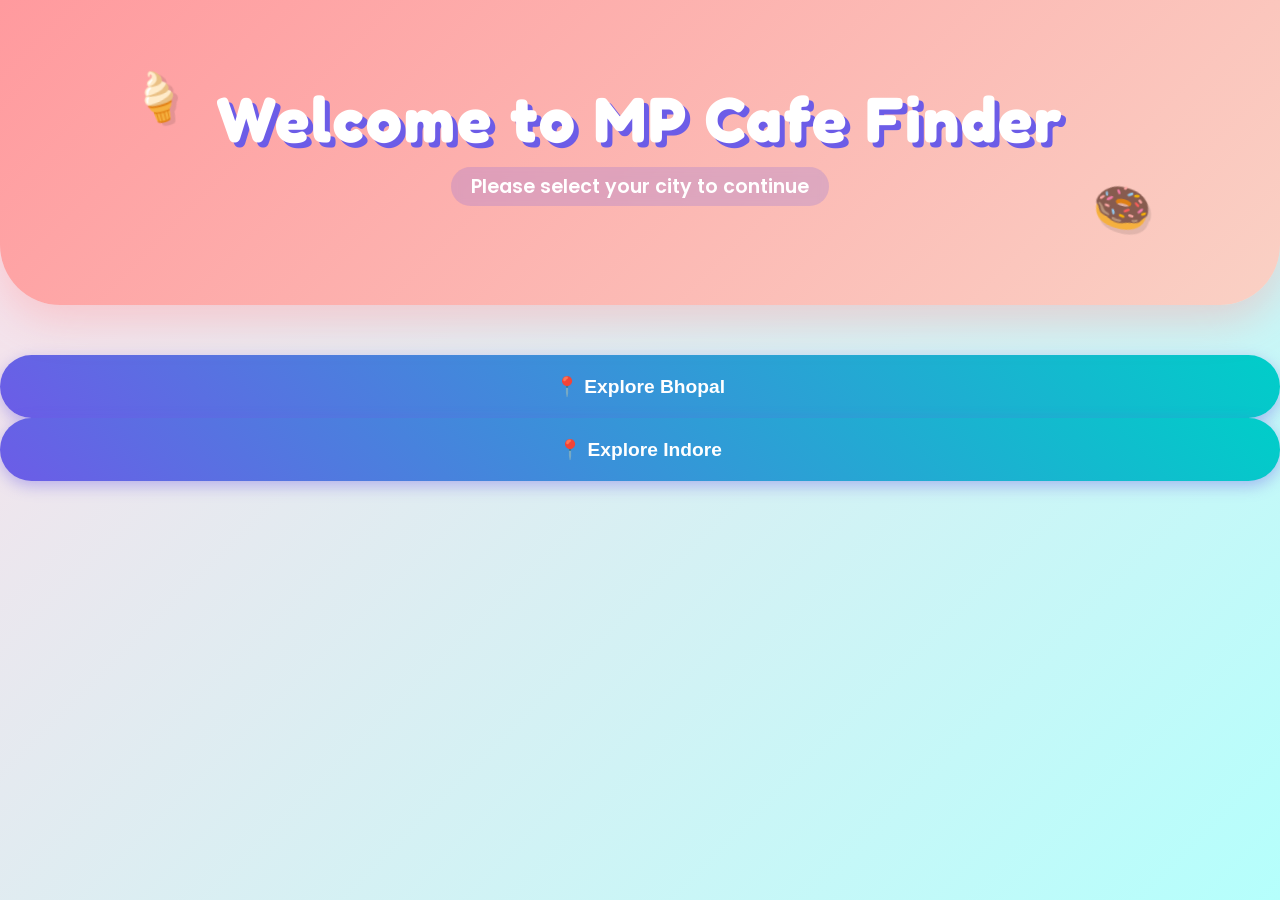
<file: index.html>
<!DOCTYPE html>
<html lang="en">
<head>
    <meta charset="UTF-8">
    <meta name="viewport" content="width=device-width, initial-scale=1.0">
    <title>MP Cafe Finder</title>
    <link rel="stylesheet" href="style.css">
</head>
<body>
    <header>
        <h1>Welcome to MP Cafe Finder</h1>
        <p id="sub-title">Please select your city to continue</p>
    </header>

    <div id="city-selector" style="text-align: center; margin: 50px 0;">
        <button class="view-menu-btn" style="padding: 20px 40px; font-size: 1.2rem;" onclick="selectCity('Bhopal')">📍 Explore Bhopal</button>
        <button class="view-menu-btn" style="padding: 20px 40px; font-size: 1.2rem; background-color: #341f97;" onclick="selectCity('Indore')">📍 Explore Indore</button>
    </div>

    <div id="cafe-display-area" style="display: none;">
        <div style="text-align: center; margin-bottom: 20px;">
            <button onclick="location.reload()" style="background:none; border:none; color:#ff4757; cursor:pointer; font-weight:bold; font-size: 1.1rem;">← Change City</button>
        </div>
        <div id="cafe-container" class="cafe-grid">
            </div>
    </div>

    <script src="script.js"></script>
</body>
</html>
</file>
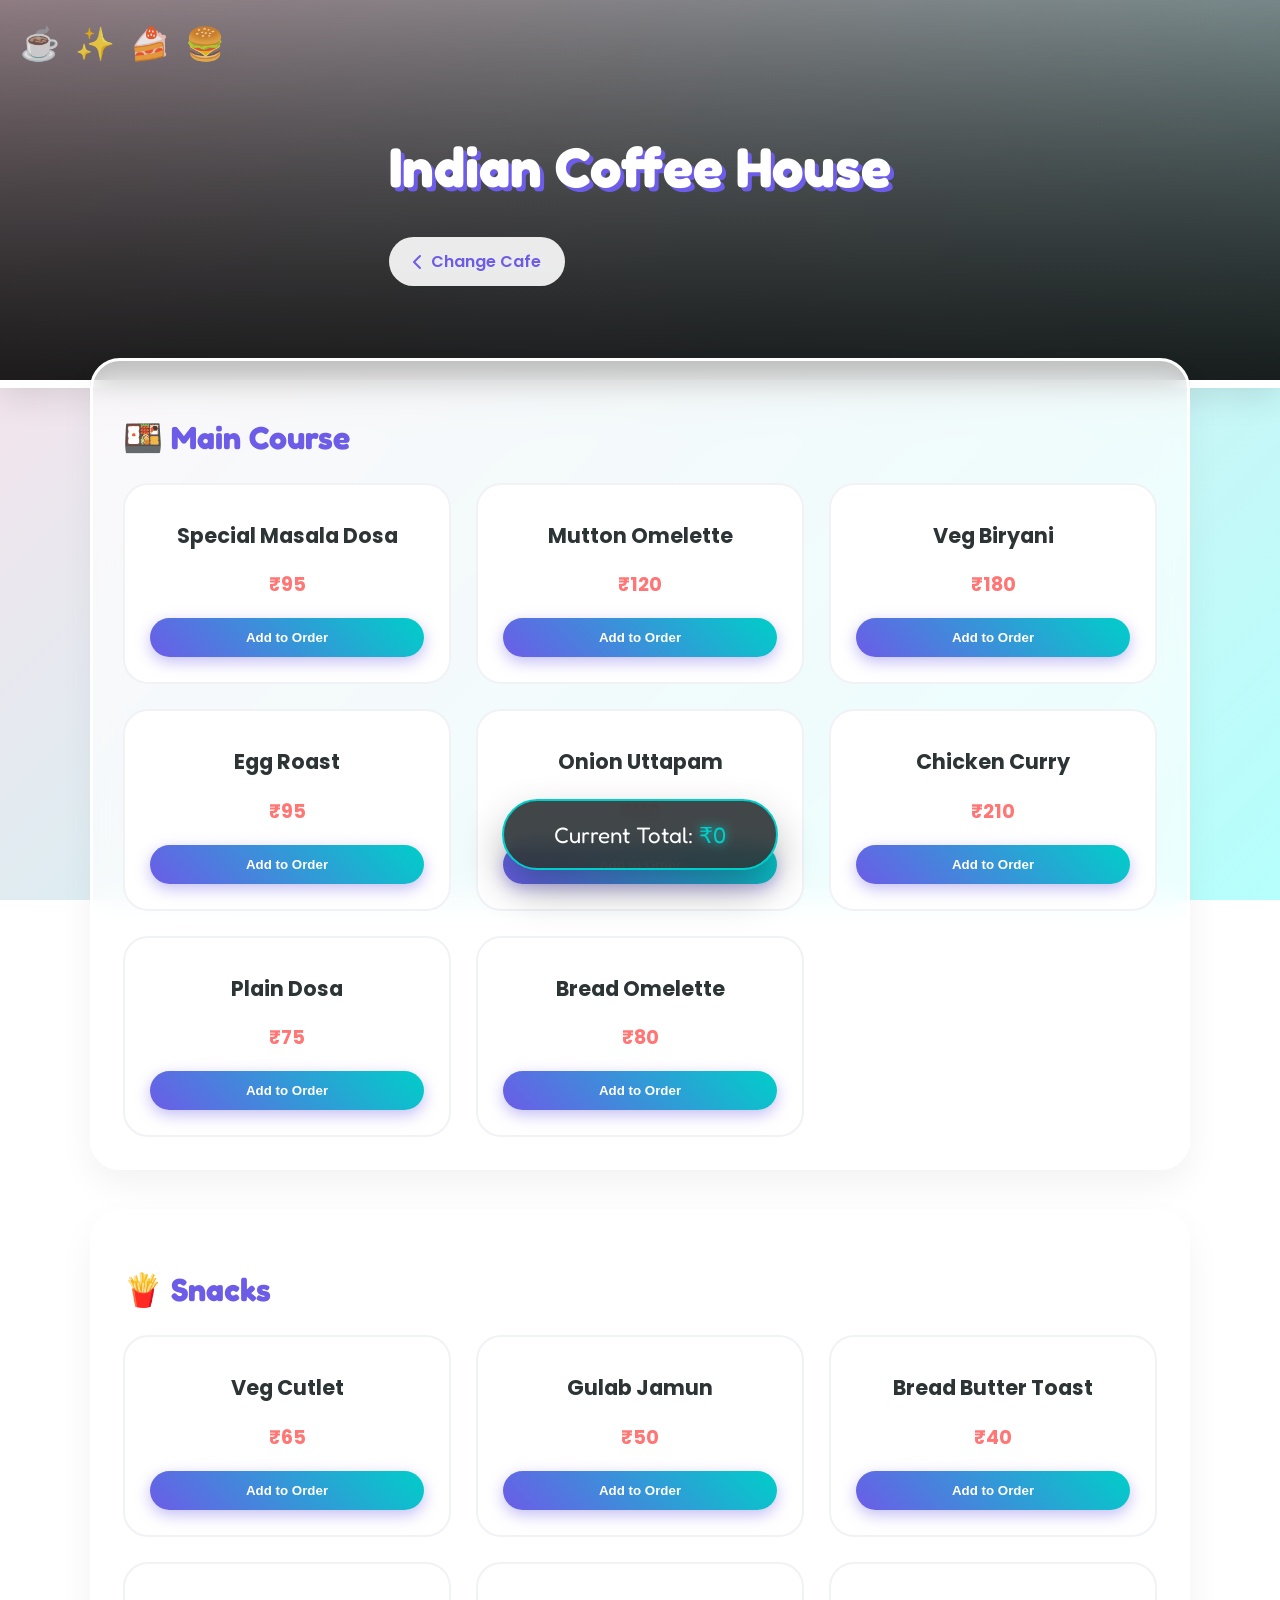
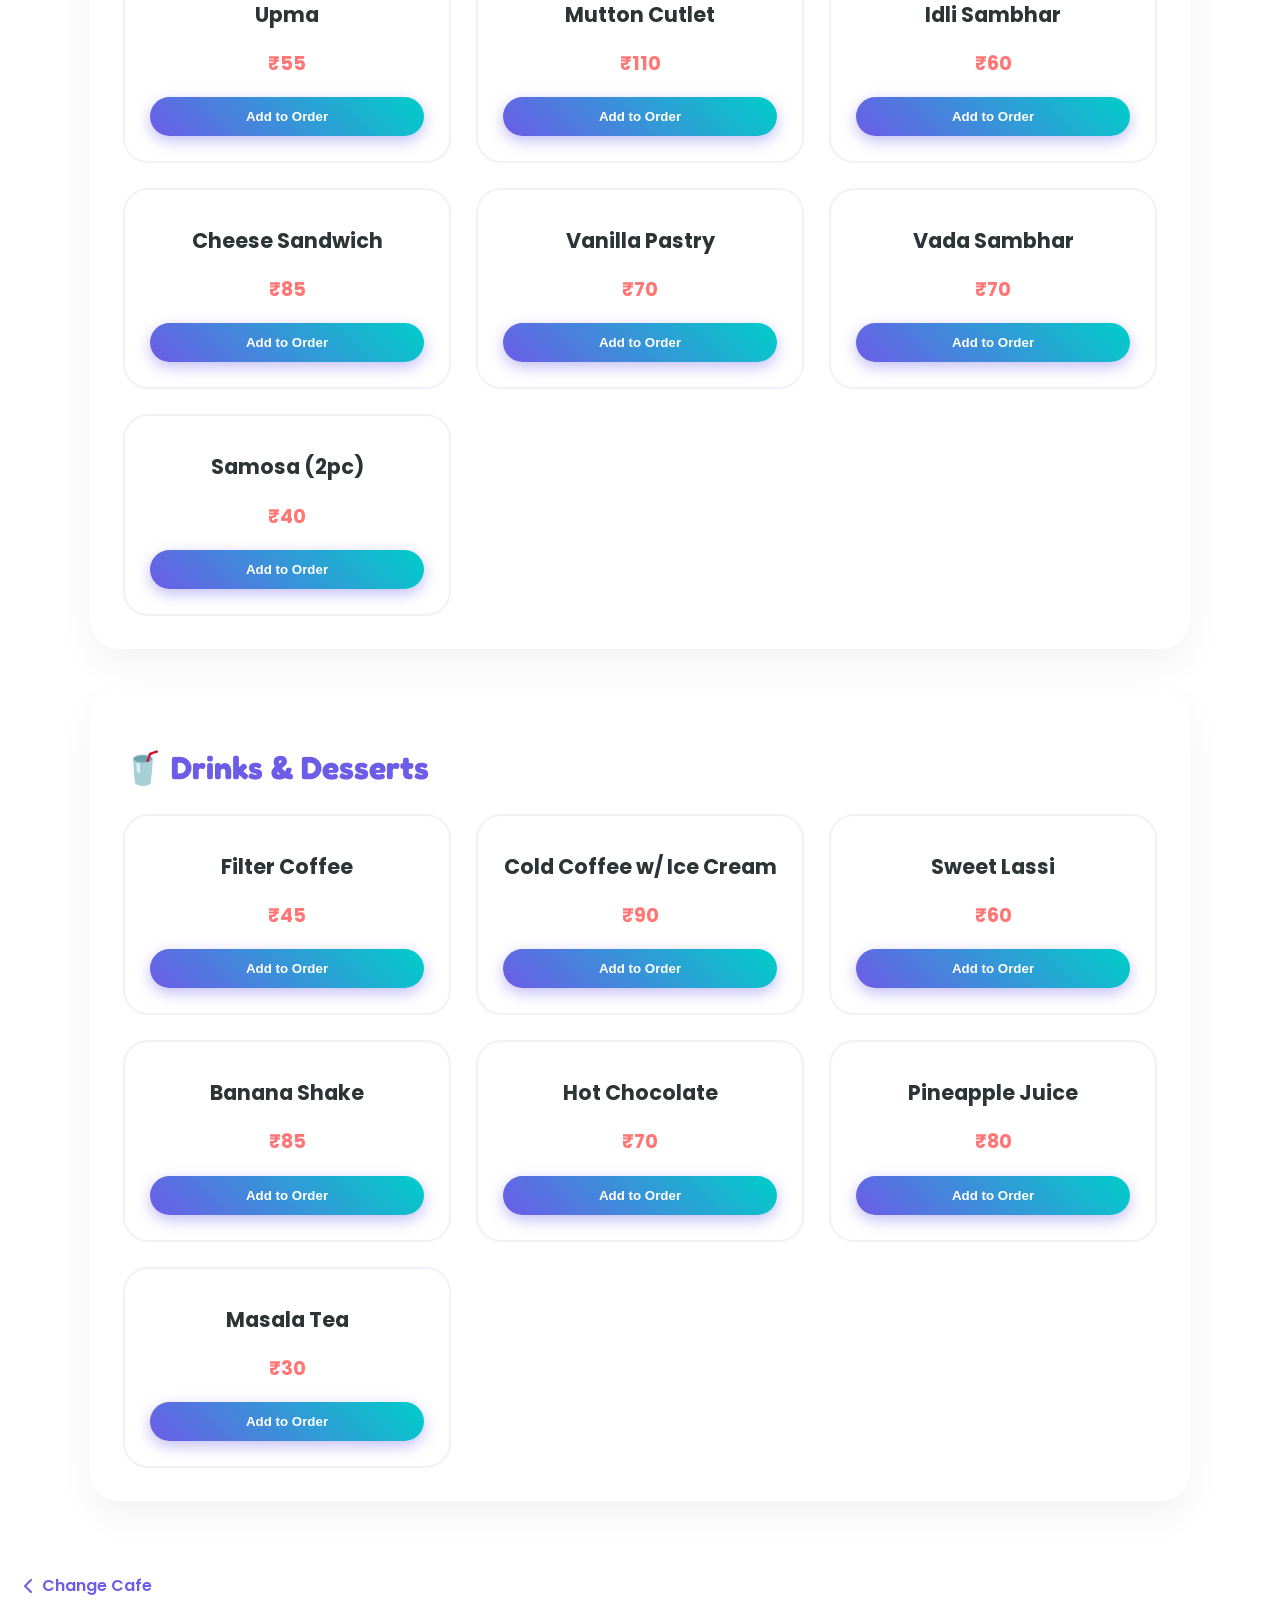
<file: menu.html>
<!DOCTYPE html>
<html lang="en">
<head>
    <meta charset="UTF-8">
    <meta name="viewport" content="width=device-width, initial-scale=1.0">
    <title>Menu - MP Cafe Finder</title>
    <link rel="stylesheet" href="style.css">
    <link rel="stylesheet" href="https://cdnjs.cloudflare.com/ajax/libs/font-awesome/6.0.0/css/all.min.css">
</head>
<body>

    <div id="cafe-hero" class="hero-header">
        <div class="hero-content">
            <h1 id="cafe-title">Loading...</h1>
            <a href="index.html" class="back-btn"><i class="fas fa-chevron-left"></i> Change Cafe</a>
        </div>
    </div>

    <div class="container">
        <section class="menu-section">
            <h2 class="section-title">🍱 Main Course</h2>
            <div id="main-course-list" class="menu-grid"></div>
        </section>

        <section class="menu-section">
            <h2 class="section-title">🍟 Snacks</h2>
            <div id="snacks-list" class="menu-grid"></div>
        </section>

        <section class="menu-section">
            <h2 class="section-title">🥤 Drinks & Desserts</h2>
            <div id="drinks-list" class="menu-grid"></div>
        </section>
    </div>

    <div class="floating-total">
        <p>Current Total: <span>₹<span id="total-price">0</span></span></p>
    </div>

    <script src="menu.js"></script>
<a href="index.html" class="back-btn" id="fix-back-btn">
    <i class="fas fa-chevron-left"></i> Change Cafe
</a></body>
</html>
</file>
<file: style.css>
/* 🌈 Aesthetic & Colorful MP Cafe Finder CSS */
@import url('https://fonts.googleapis.com/css2?family=Fredoka+One&family=Poppins:wght@400;600&display=swap');

:root {
    --primary-neon: #6c5ce7;
    --secondary-neon: #00cec9;
    --sticker-pink: #ff7675;
    --sticker-yellow: #fdcb6e;
    --glass-white: rgba(255, 255, 255, 0.7);
    --bg-gradient: linear-gradient(135deg, #FFDEE9 0%, #B5FFFC 100%); /* Aesthetic Pink to Teal */
}

body {
    font-family: 'Poppins', sans-serif;
    background: var(--bg-gradient);
    background-attachment: fixed;
    margin: 0;
    padding-bottom: 120px;
    color: #2d3436;
}

/* 🏔️ Hero Section with Dynamic Background */
.hero-header {
    height: 380px;
    background-size: cover;
    background-position: center;
    position: relative;
    display: flex;
    align-items: center;
    justify-content: center;
    border-bottom: 8px solid white;
    box-shadow: 0 10px 30px rgba(0,0,0,0.1);
}

.hero-header::after {
    content: '';
    position: absolute;
    top: 0; left: 0; width: 100%; height: 100%;
    background: linear-gradient(to bottom, rgba(0,0,0,0.2), rgba(0,0,0,0.6));
}

/* 🎈 Decorative Stickers */
.hero-content h1 {
    font-family: 'Fredoka One', cursive; /* Fun, rounded font */
    font-size: 3.5rem;
    color: white;
    z-index: 10;
    position: relative;
    text-shadow: 4px 4px 0px var(--primary-neon);
}

/* Floating Sticker Emojis */
.hero-header::before {
    content: '☕✨🍰🍔';
    position: absolute;
    top: 20px;
    left: 20px;
    font-size: 2rem;
    letter-spacing: 15px;
    z-index: 5;
    opacity: 0.8;
}

/* 🏛️ Menu Sections */
.container {
    max-width: 1100px;
    margin: -50px auto 0;
    padding: 20px;
    position: relative;
    z-index: 10;
}

.menu-section {
    background: var(--glass-white); /* Glassmorphism Effect */
    backdrop-filter: blur(15px);
    border-radius: 30px;
    padding: 30px;
    margin-bottom: 40px;
    border: 3px solid white;
    box-shadow: 0 15px 35px rgba(0,0,0,0.05);
}

.section-title {
    font-family: 'Fredoka One', cursive;
    color: var(--primary-neon);
    font-size: 2rem;
    display: flex;
    align-items: center;
    gap: 10px;
}

/* 🃏 Glass Cards for Food Items */
.menu-grid {
    display: grid;
    grid-template-columns: repeat(auto-fit, minmax(260px, 1fr));
    gap: 25px;
}

.cafe-card {
    background: white;
    border-radius: 25px;
    padding: 25px;
    text-align: center;
    border: 2px solid #f1f2f6;
    transition: all 0.4s cubic-bezier(0.175, 0.885, 0.32, 1.275);
}

.cafe-card:hover {
    transform: rotate(-2deg) scale(1.05); /* Fun "wobble" effect */
    box-shadow: 0 15px 30px rgba(108, 92, 231, 0.2);
    border-color: var(--secondary-neon);
}

.cafe-card h3 {
    margin: 10px 0;
    font-size: 1.3rem;
}

.cafe-card p {
    font-weight: 700;
    color: var(--sticker-pink);
    font-size: 1.2rem;
}

/* 🎨 Buttons with Neon Glow */
.view-menu-btn {
    background: linear-gradient(45deg, var(--primary-neon), var(--secondary-neon));
    color: white;
    border: none;
    padding: 12px 25px;
    border-radius: 50px;
    font-weight: 600;
    cursor: pointer;
    width: 100%;
    transition: 0.3s;
    box-shadow: 0 5px 15px rgba(108, 92, 231, 0.4);
}

.view-menu-btn:hover {
    box-shadow: 0 8px 25px rgba(108, 92, 231, 0.6);
    filter: brightness(1.1);
}

/* 💊 Aesthetic Floating Total Bar */
.floating-total {
    position: fixed;
    bottom: 30px;
    left: 50%;
    transform: translateX(-50%);
    background: rgba(45, 52, 54, 0.9);
    backdrop-filter: blur(10px);
    color: white;
    padding: 20px 50px;
    border-radius: 100px;
    box-shadow: 0 20px 40px rgba(0,0,0,0.3);
    border: 2px solid var(--secondary-neon);
    z-index: 1000;
}

.floating-total p {
    margin: 0;
    font-family: 'Fredoka One', cursive;
    font-size: 1.4rem;
}

.floating-total span {
    color: var(--secondary-neon);
    text-shadow: 0 0 10px var(--secondary-neon);
}

/* Back Button Styling */
.back-btn {
    background: var(--glass-white);
    color: var(--primary-neon) !important;
    font-weight: bold;
    padding: 10px 20px;
    border-radius: 50px;
    text-decoration: none;
    backdrop-filter: blur(5px);
}
/* 🌈 Vibrant & Aesthetic Main Header */
header {
    background: linear-gradient(135deg, #FF9a9e 0%, #Fad0c4 99%, #Fad0c4 100%); /* Warm Peach Gradient */
    padding: 80px 20px;
    text-align: center;
    border-bottom-left-radius: 60px;
    border-bottom-right-radius: 60px;
    box-shadow: 0 15px 40px rgba(255, 154, 158, 0.4);
    position: relative;
    overflow: hidden;
}

/* Floating "Stickers" (Decorative Elements) */
header::before {
    content: '🍦';
    position: absolute;
    top: 20%;
    left: 10%;
    font-size: 3rem;
    transform: rotate(-15deg);
    filter: drop-shadow(4px 4px 0px rgba(0,0,0,0.1));
}

header::after {
    content: '🍩';
    position: absolute;
    bottom: 20%;
    right: 10%;
    font-size: 3rem;
    transform: rotate(15deg);
    filter: drop-shadow(4px 4px 0px rgba(0,0,0,0.1));
}

header h1 {
    font-family: 'Fredoka One', cursive; /* Rounded aesthetic font */
    font-size: 4rem;
    color: white;
    margin: 0;
    text-shadow: 5px 5px 0px #6c5ce7; /* Neon Purple Shadow */
    letter-spacing: 2px;
}

header p {
    color: white;
    font-weight: 600;
    font-size: 1.2rem;
    margin-top: 10px;
    background: rgba(108, 92, 231, 0.2); /* Subtle neon highlight */
    display: inline-block;
    padding: 5px 20px;
    border-radius: 50px;
    backdrop-filter: blur(5px);
}
/* 🌈 Ultra-Aesthetic Landing Page Style */
.landing-header {
    background: linear-gradient(-45deg, #ee7752, #e73c7e, #23a6d5, #23d5ab);
    background-size: 400% 400%;
    animation: gradientBG 15s ease infinite; /* Smooth moving colors */
    padding: 100px 20px;
    text-align: center;
    border-bottom-left-radius: 80px;
    border-bottom-right-radius: 80px;
    position: relative;
    overflow: hidden;
}

@keyframes gradientBG {
    0% { background-position: 0% 50%; }
    50% { background-position: 100% 50%; }
    100% { background-position: 0% 50%; }
}

/* 🎨 Floating Sticker Decor */
.landing-header::before {
    content: '📍✨☕🥞';
    position: absolute;
    top: 10%;
    left: 5%;
    font-size: 2.5rem;
    opacity: 0.6;
    animation: float 4s ease-in-out infinite;
}

.landing-header::after {
    content: '🍦🧁🍕🥤';
    position: absolute;
    bottom: 10%;
    right: 5%;
    font-size: 2.5rem;
    opacity: 0.6;
    animation: float 5s ease-in-out infinite;
}

@keyframes float {
    0%, 100% { transform: translateY(0) rotate(0deg); }
    50% { transform: translateY(-20px) rotate(10deg); }
}

.landing-header h1 {
    font-family: 'Fredoka One', cursive;
    font-size: 4.5rem;
    color: white;
    text-shadow: 6px 6px 0px rgba(0,0,0,0.1);
}

.landing-header p {
    color: white;
    font-size: 1.4rem;
    background: rgba(255,255,255,0.2);
    display: inline-block;
    padding: 10px 30px;
    border-radius: 50px;
    backdrop-filter: blur(10px);
}
.back-btn {
    position: relative; /* Essential for z-index to work */
    z-index: 9999 !important; /* Forces it to the very front layer */
    cursor: pointer !important; /* Makes sure it is clickable */
    display: inline-flex;
    align-items: center;
    gap: 8px;
    background: rgba(255, 255, 255, 0.9); /* High visibility */
    color: #6c5ce7;
    padding: 12px 24px;
    border-radius: 50px;
    text-decoration: none;
    font-weight: 600;
    pointer-events: auto !important; /* Re-enables clicks if they were disabled */
}
</file>
